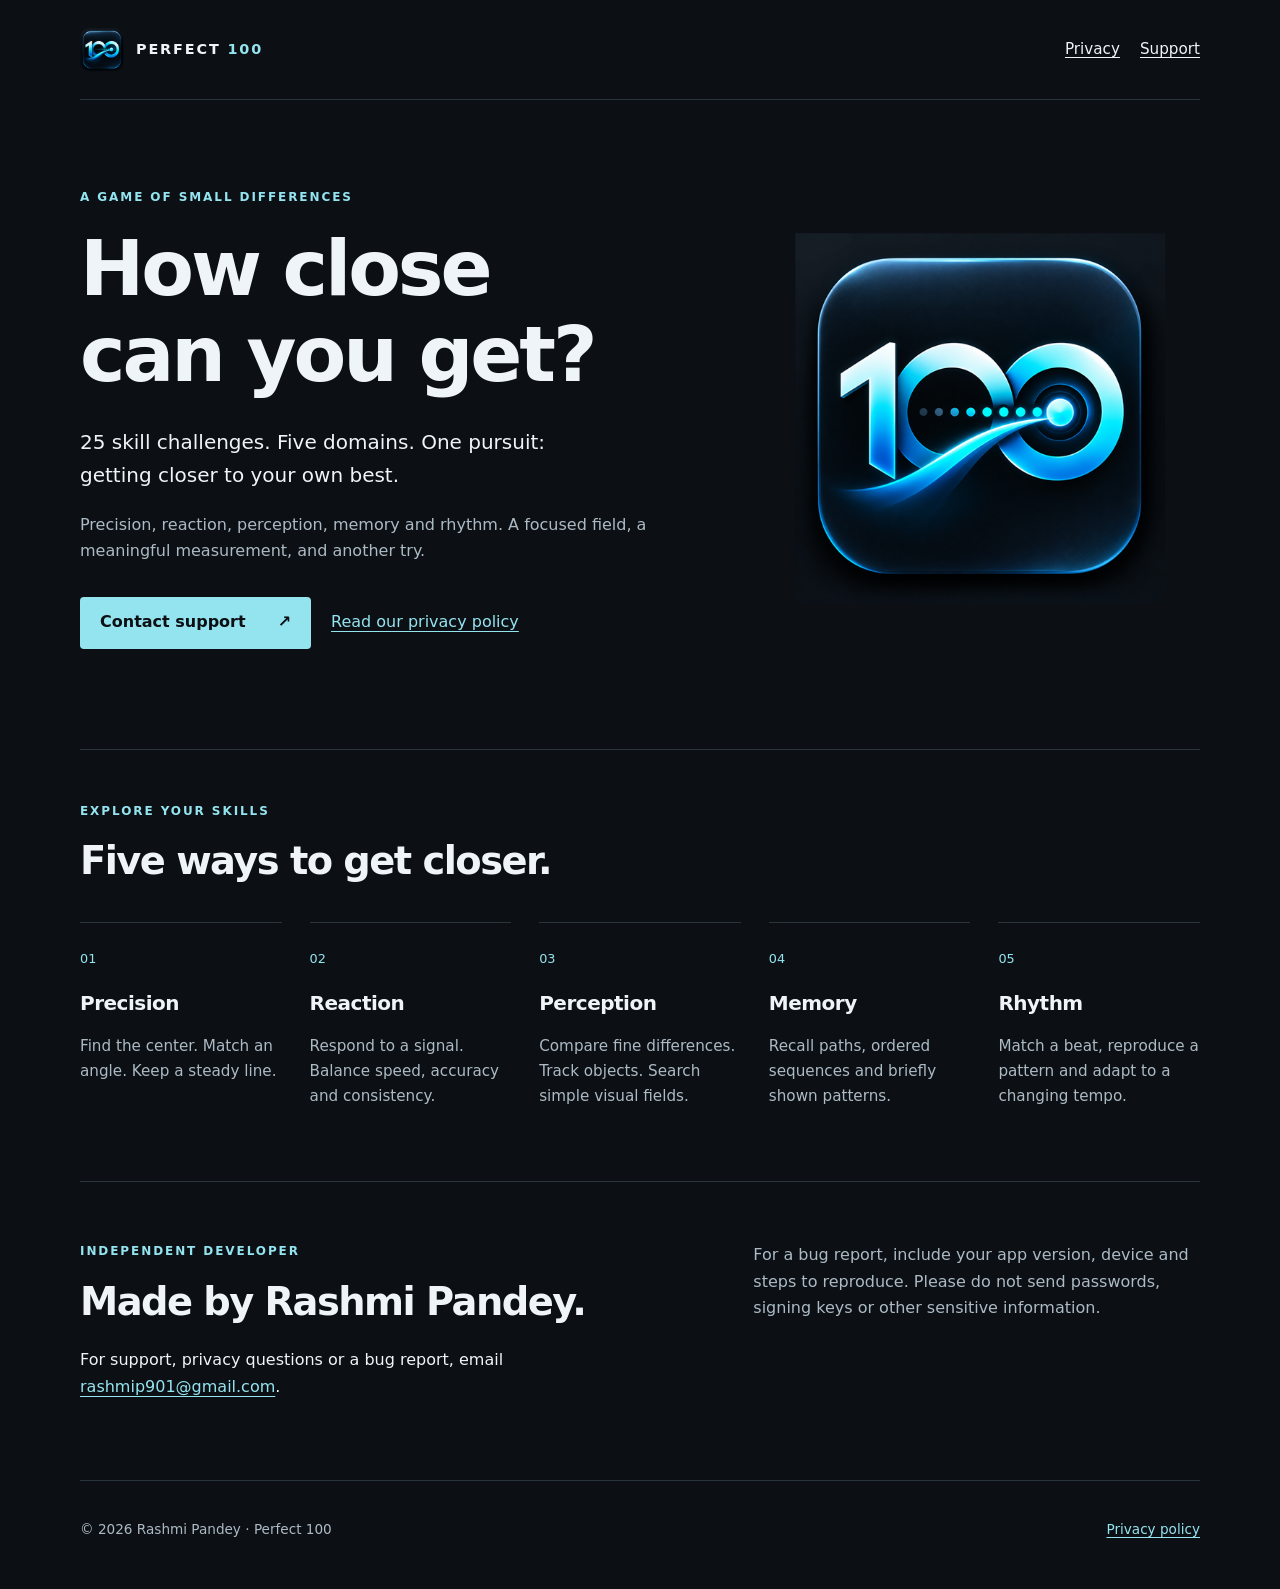
<file: index.html>
<!doctype html>
<html lang="en">
<head>
  <meta charset="utf-8">
  <meta name="viewport" content="width=device-width, initial-scale=1">
  <meta name="description" content="Perfect 100 by Rashmi Pandey. 25 focused challenges in precision, reaction, perception, memory and rhythm. Support and privacy information.">
  <meta name="color-scheme" content="dark">
  <title>Perfect 100 · Rashmi Pandey</title>
  <link rel="icon" href="icon.png" type="image/png">
  <link rel="stylesheet" href="style.css">
</head>
<body>
  <a class="skip" href="#main">Skip to content</a>
  <header class="header wrap">
    <a class="brand" href="index.html" aria-label="Perfect 100 home"><img src="icon.png" width="44" height="44" alt=""><span>PERFECT <strong>100</strong></span></a>
    <nav aria-label="Main navigation"><a href="privacy.html">Privacy</a><a href="mailto:rashmip901@gmail.com">Support</a></nav>
  </header>
  <main id="main" class="wrap">
    <section class="hero" aria-labelledby="hero-title">
      <div>
        <p class="eyebrow">A game of small differences</p>
        <h1 id="hero-title">How close<br>can you get?</h1>
        <p class="intro">25 skill challenges. Five domains. One pursuit: getting closer to your own best.</p>
        <p class="muted">Precision, reaction, perception, memory and rhythm. A focused field, a meaningful measurement, and another try.</p>
        <div class="actions"><a class="button" href="mailto:rashmip901@gmail.com">Contact support <span aria-hidden="true">↗</span></a><a class="text-link" href="privacy.html">Read our privacy policy</a></div>
      </div>
      <img class="hero-icon" src="icon.png" width="512" height="512" alt="Perfect 100: a cyan 100 mark converging on a bright point">
    </section>
    <section class="domains" aria-labelledby="domains-title">
      <p class="eyebrow">Explore your skills</p>
      <h2 id="domains-title">Five ways to get closer.</h2>
      <div class="domain-grid">
        <article><span class="domain-number" aria-hidden="true">01</span><h3>Precision</h3><p>Find the center. Match an angle. Keep a steady line.</p></article>
        <article><span class="domain-number" aria-hidden="true">02</span><h3>Reaction</h3><p>Respond to a signal. Balance speed, accuracy and consistency.</p></article>
        <article><span class="domain-number" aria-hidden="true">03</span><h3>Perception</h3><p>Compare fine differences. Track objects. Search simple visual fields.</p></article>
        <article><span class="domain-number" aria-hidden="true">04</span><h3>Memory</h3><p>Recall paths, ordered sequences and briefly shown patterns.</p></article>
        <article><span class="domain-number" aria-hidden="true">05</span><h3>Rhythm</h3><p>Match a beat, reproduce a pattern and adapt to a changing tempo.</p></article>
      </div>
    </section>
    <section class="support" aria-labelledby="support-title">
      <div><p class="eyebrow">Independent developer</p><h2 id="support-title">Made by Rashmi Pandey.</h2><p>For support, privacy questions or a bug report, email <a href="mailto:rashmip901@gmail.com">rashmip901@gmail.com</a>.</p></div>
      <p class="muted">For a bug report, include your app version, device and steps to reproduce. Please do not send passwords, signing keys or other sensitive information.</p>
    </section>
  </main>
  <footer class="footer wrap"><span>© 2026 Rashmi Pandey · Perfect 100</span><a href="privacy.html">Privacy policy</a></footer>
</body>
</html>
</file>
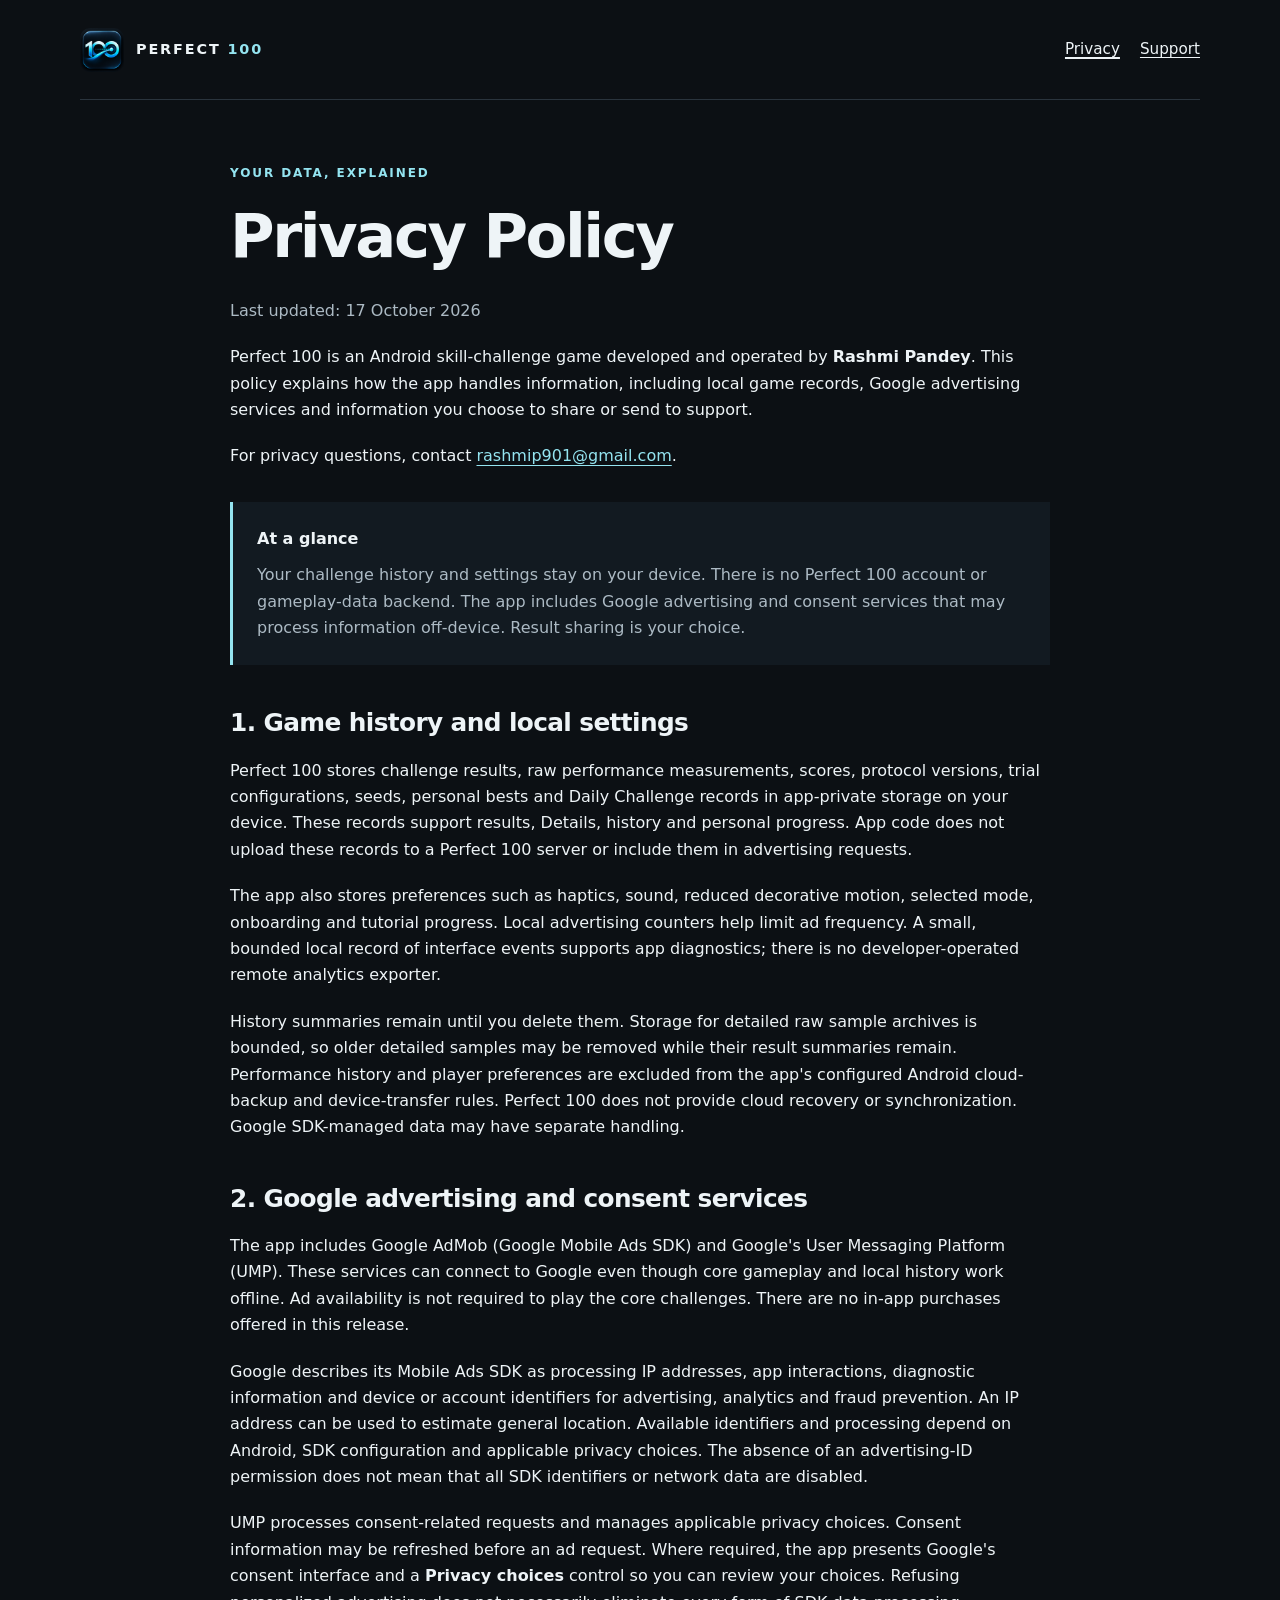
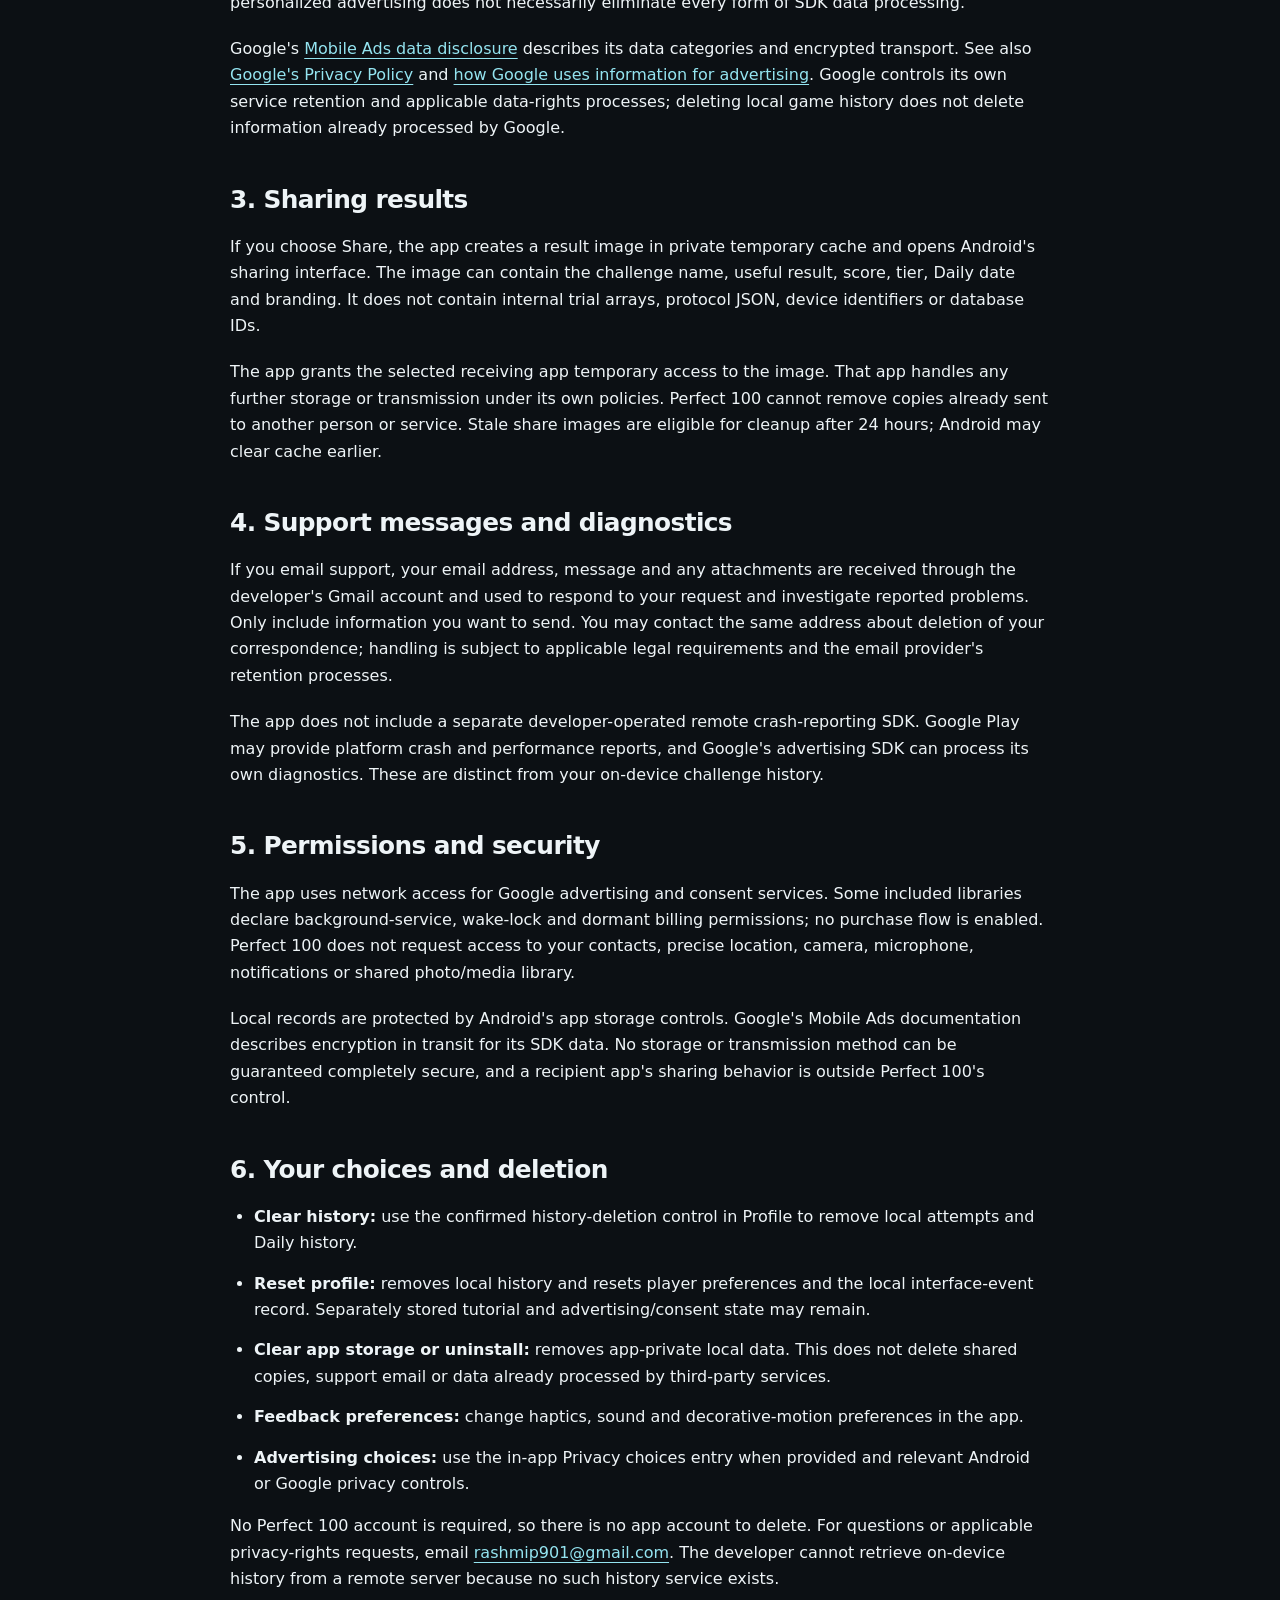
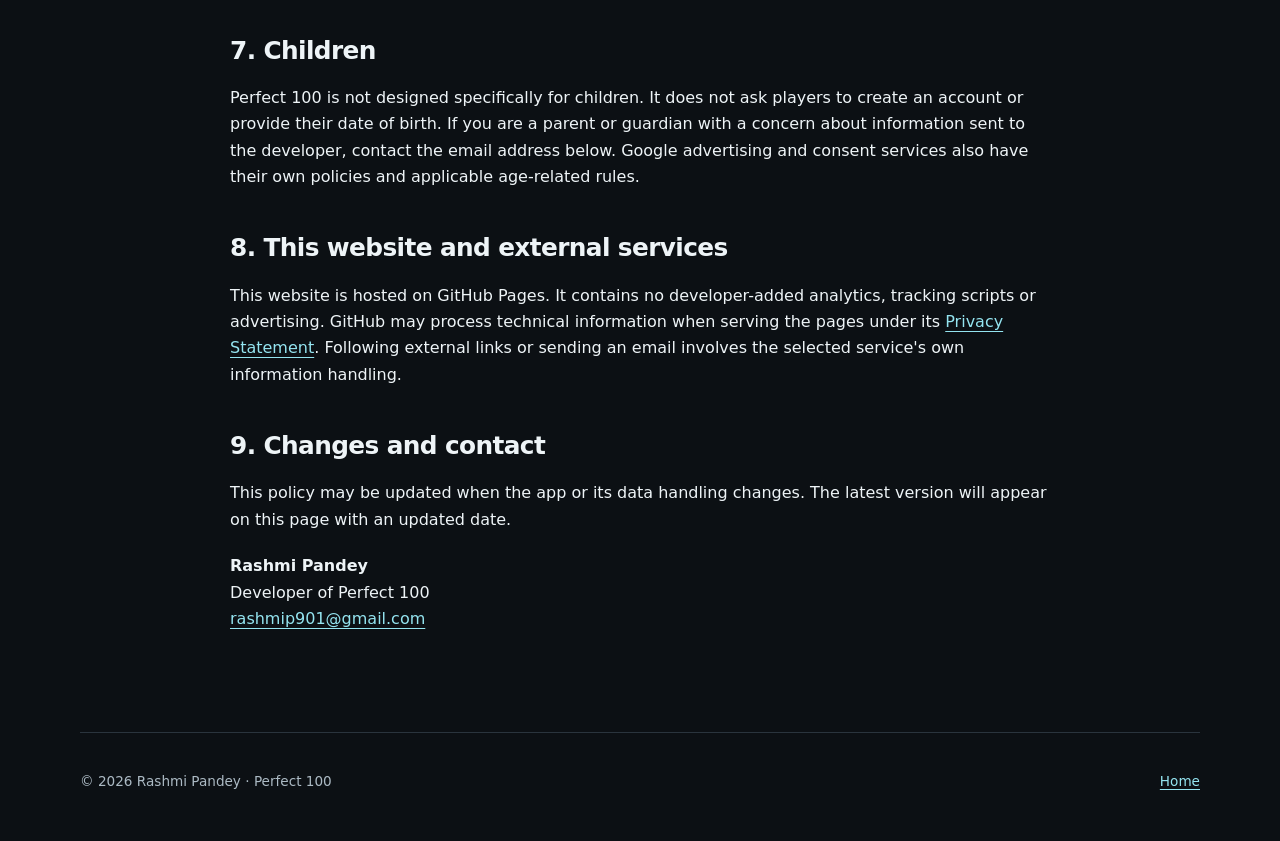
<file: privacy.html>
<!doctype html>
<html lang="en">
<head>
  <meta charset="utf-8">
  <meta name="viewport" content="width=device-width, initial-scale=1">
  <meta name="description" content="Privacy policy for Perfect 100, developed by Rashmi Pandey. Learn about local history, settings, Google ads, consent and optional result sharing.">
  <meta name="color-scheme" content="dark">
  <title>Privacy Policy · Perfect 100</title>
  <link rel="icon" href="icon.png" type="image/png">
  <link rel="stylesheet" href="style.css">
</head>
<body>
  <a class="skip" href="#main">Skip to content</a>
  <header class="header wrap">
    <a class="brand" href="index.html" aria-label="Perfect 100 home"><img src="icon.png" width="44" height="44" alt=""><span>PERFECT <strong>100</strong></span></a>
    <nav aria-label="Main navigation"><a href="privacy.html" aria-current="page">Privacy</a><a href="mailto:rashmip901@gmail.com">Support</a></nav>
  </header>
  <main id="main" class="policy wrap">
    <p class="eyebrow">Your data, explained</p>
    <h1>Privacy Policy</h1>
    <p class="muted">Last updated: <time datetime="2026-10-17">17 October 2026</time></p>
    <p>Perfect 100 is an Android skill-challenge game developed and operated by <strong>Rashmi Pandey</strong>. This policy explains how the app handles information, including local game records, Google advertising services and information you choose to share or send to support.</p>
    <p>For privacy questions, contact <a href="mailto:rashmip901@gmail.com">rashmip901@gmail.com</a>.</p>
    <aside class="summary" aria-label="Privacy summary"><strong>At a glance</strong><p>Your challenge history and settings stay on your device. There is no Perfect 100 account or gameplay-data backend. The app includes Google advertising and consent services that may process information off-device. Result sharing is your choice.</p></aside>

    <section aria-labelledby="local"><h2 id="local">1. Game history and local settings</h2>
      <p>Perfect 100 stores challenge results, raw performance measurements, scores, protocol versions, trial configurations, seeds, personal bests and Daily Challenge records in app-private storage on your device. These records support results, Details, history and personal progress. App code does not upload these records to a Perfect 100 server or include them in advertising requests.</p>
      <p>The app also stores preferences such as haptics, sound, reduced decorative motion, selected mode, onboarding and tutorial progress. Local advertising counters help limit ad frequency. A small, bounded local record of interface events supports app diagnostics; there is no developer-operated remote analytics exporter.</p>
      <p>History summaries remain until you delete them. Storage for detailed raw sample archives is bounded, so older detailed samples may be removed while their result summaries remain. Performance history and player preferences are excluded from the app's configured Android cloud-backup and device-transfer rules. Perfect 100 does not provide cloud recovery or synchronization. Google SDK-managed data may have separate handling.</p>
    </section>

    <section aria-labelledby="ads"><h2 id="ads">2. Google advertising and consent services</h2>
      <p>The app includes Google AdMob (Google Mobile Ads SDK) and Google's User Messaging Platform (UMP). These services can connect to Google even though core gameplay and local history work offline. Ad availability is not required to play the core challenges. There are no in-app purchases offered in this release.</p>
      <p>Google describes its Mobile Ads SDK as processing IP addresses, app interactions, diagnostic information and device or account identifiers for advertising, analytics and fraud prevention. An IP address can be used to estimate general location. Available identifiers and processing depend on Android, SDK configuration and applicable privacy choices. The absence of an advertising-ID permission does not mean that all SDK identifiers or network data are disabled.</p>
      <p>UMP processes consent-related requests and manages applicable privacy choices. Consent information may be refreshed before an ad request. Where required, the app presents Google's consent interface and a <strong>Privacy choices</strong> control so you can review your choices. Refusing personalized advertising does not necessarily eliminate every form of SDK data processing.</p>
      <p>Google's <a href="https://developers.google.com/admob/android/privacy/play-data-disclosure">Mobile Ads data disclosure</a> describes its data categories and encrypted transport. See also <a href="https://policies.google.com/privacy">Google's Privacy Policy</a> and <a href="https://policies.google.com/technologies/ads">how Google uses information for advertising</a>. Google controls its own service retention and applicable data-rights processes; deleting local game history does not delete information already processed by Google.</p>
    </section>

    <section aria-labelledby="sharing"><h2 id="sharing">3. Sharing results</h2>
      <p>If you choose Share, the app creates a result image in private temporary cache and opens Android's sharing interface. The image can contain the challenge name, useful result, score, tier, Daily date and branding. It does not contain internal trial arrays, protocol JSON, device identifiers or database IDs.</p>
      <p>The app grants the selected receiving app temporary access to the image. That app handles any further storage or transmission under its own policies. Perfect 100 cannot remove copies already sent to another person or service. Stale share images are eligible for cleanup after 24 hours; Android may clear cache earlier.</p>
    </section>

    <section aria-labelledby="support"><h2 id="support">4. Support messages and diagnostics</h2>
      <p>If you email support, your email address, message and any attachments are received through the developer's Gmail account and used to respond to your request and investigate reported problems. Only include information you want to send. You may contact the same address about deletion of your correspondence; handling is subject to applicable legal requirements and the email provider's retention processes.</p>
      <p>The app does not include a separate developer-operated remote crash-reporting SDK. Google Play may provide platform crash and performance reports, and Google's advertising SDK can process its own diagnostics. These are distinct from your on-device challenge history.</p>
    </section>

    <section aria-labelledby="permissions"><h2 id="permissions">5. Permissions and security</h2>
      <p>The app uses network access for Google advertising and consent services. Some included libraries declare background-service, wake-lock and dormant billing permissions; no purchase flow is enabled. Perfect 100 does not request access to your contacts, precise location, camera, microphone, notifications or shared photo/media library.</p>
      <p>Local records are protected by Android's app storage controls. Google's Mobile Ads documentation describes encryption in transit for its SDK data. No storage or transmission method can be guaranteed completely secure, and a recipient app's sharing behavior is outside Perfect 100's control.</p>
    </section>

    <section aria-labelledby="choices"><h2 id="choices">6. Your choices and deletion</h2>
      <ul>
        <li><strong>Clear history:</strong> use the confirmed history-deletion control in Profile to remove local attempts and Daily history.</li>
        <li><strong>Reset profile:</strong> removes local history and resets player preferences and the local interface-event record. Separately stored tutorial and advertising/consent state may remain.</li>
        <li><strong>Clear app storage or uninstall:</strong> removes app-private local data. This does not delete shared copies, support email or data already processed by third-party services.</li>
        <li><strong>Feedback preferences:</strong> change haptics, sound and decorative-motion preferences in the app.</li>
        <li><strong>Advertising choices:</strong> use the in-app Privacy choices entry when provided and relevant Android or Google privacy controls.</li>
      </ul>
      <p>No Perfect 100 account is required, so there is no app account to delete. For questions or applicable privacy-rights requests, email <a href="mailto:rashmip901@gmail.com">rashmip901@gmail.com</a>. The developer cannot retrieve on-device history from a remote server because no such history service exists.</p>
    </section>

    <section aria-labelledby="children"><h2 id="children">7. Children</h2>
      <p>Perfect 100 is not designed specifically for children. It does not ask players to create an account or provide their date of birth. If you are a parent or guardian with a concern about information sent to the developer, contact the email address below. Google advertising and consent services also have their own policies and applicable age-related rules.</p>
    </section>

    <section aria-labelledby="website"><h2 id="website">8. This website and external services</h2>
      <p>This website is hosted on GitHub Pages. It contains no developer-added analytics, tracking scripts or advertising. GitHub may process technical information when serving the pages under its <a href="https://docs.github.com/en/site-policy/privacy-policies/github-general-privacy-statement">Privacy Statement</a>. Following external links or sending an email involves the selected service's own information handling.</p>
    </section>

    <section aria-labelledby="changes"><h2 id="changes">9. Changes and contact</h2>
      <p>This policy may be updated when the app or its data handling changes. The latest version will appear on this page with an updated date.</p>
      <p><strong>Rashmi Pandey</strong><br>Developer of Perfect 100<br><a href="mailto:rashmip901@gmail.com">rashmip901@gmail.com</a></p>
    </section>
  </main>
  <footer class="footer wrap"><span>© 2026 Rashmi Pandey · Perfect 100</span><a href="index.html">Home</a></footer>
</body>
</html>
</file>
<file: style.css>
:root{color-scheme:dark;--bg:#0c1014;--text:#eef4f7;--muted:#acbac4;--accent:#94e4f0;--line:#2a343d;--surface:#121a21;font-family:system-ui,-apple-system,BlinkMacSystemFont,"Segoe UI",sans-serif;line-height:1.65}
*{box-sizing:border-box}
html{background:var(--bg);color:var(--text)}
body{margin:0}
a{color:var(--accent);text-underline-offset:.23em;overflow-wrap:anywhere}
a:hover{text-decoration-thickness:2px}
a:focus-visible{outline:3px solid var(--accent);outline-offset:5px;border-radius:3px}
.wrap{width:min(1120px,calc(100% - 48px));margin-inline:auto}
.header{display:flex;align-items:center;justify-content:space-between;gap:24px;min-height:100px;border-bottom:1px solid var(--line)}
.brand{display:flex;align-items:center;gap:12px;color:var(--text);font-size:.9rem;font-weight:600;letter-spacing:.13em;text-decoration:none}
.brand img{border-radius:10px;flex-shrink:0}
.brand strong{color:var(--accent)}
nav{display:flex;flex-wrap:wrap;gap:8px 20px}
nav a{display:inline-flex;align-items:center;min-height:48px;color:var(--text);font-size:.95rem}
nav a[aria-current]{text-decoration-thickness:2px}
.hero{display:grid;grid-template-columns:1.4fr 1fr;gap:64px;align-items:center;padding-block:88px 100px}
.eyebrow{color:var(--accent);font-size:.75rem;letter-spacing:.16em;text-transform:uppercase;font-weight:650;margin:0 0 18px}
h1,h2,h3{line-height:1.12;letter-spacing:-.04em;overflow-wrap:anywhere}
h1{font-size:clamp(2.6rem,6vw,5rem);font-weight:650;margin:0 0 28px}
h2{font-size:clamp(1.7rem,3vw,2.4rem);font-weight:600;margin:0 0 24px}
h3{font-size:1.25rem;letter-spacing:-.025em;font-weight:600}
p{margin:0 0 20px}
.intro{font-size:1.25rem;max-width:40ch}
.muted{color:var(--muted)}
.hero-icon{width:100%;height:auto;max-width:370px;justify-self:center}
.actions{display:flex;align-items:center;flex-wrap:wrap;gap:20px;margin-top:32px}
.button{display:inline-flex;align-items:center;justify-content:space-between;gap:32px;min-height:52px;padding:12px 20px;background:var(--accent);color:#0c1014;border-radius:4px;text-decoration:none;font-weight:650}
.text-link{display:inline-flex;align-items:center;min-height:48px}
.domains{padding-block:52px;border-top:1px solid var(--line)}
.domain-grid{display:grid;grid-template-columns:repeat(auto-fit,minmax(min(100%,170px),1fr));gap:28px;margin-top:40px}
.domain-grid article{border-top:1px solid var(--line);padding-top:22px;min-width:0}
.domain-number{color:var(--accent);font-size:.8rem;font-variant-numeric:tabular-nums}
.domain-grid p{font-size:.95rem;color:var(--muted)}
.support{display:grid;grid-template-columns:1.4fr 1fr;gap:48px;border-top:1px solid var(--line);padding-block:60px}
.footer{display:flex;justify-content:space-between;gap:20px;flex-wrap:wrap;align-items:center;border-top:1px solid var(--line);padding-block:24px 36px;color:var(--muted);font-size:.85rem}
.footer a{display:inline-flex;align-items:center;min-height:48px}
.policy{max-width:820px;padding-block:64px 80px}
.policy h1{font-size:clamp(2.4rem,6vw,3.8rem)}
.policy h2{font-size:1.55rem;line-height:1.3;letter-spacing:-.025em;margin-bottom:18px}
.policy section{margin-top:42px}
.policy p,.policy li{overflow-wrap:anywhere}
.policy li{margin-bottom:14px}
.policy ul{padding-left:24px}
.summary{background:var(--surface);border-left:3px solid var(--accent);padding:24px;margin-block:32px}
.summary p{margin:10px 0 0;color:var(--muted)}
.skip{position:absolute;left:16px;top:0;transform:translateY(-120%);background:var(--accent);color:var(--bg);padding:12px 20px;z-index:2}
.skip:focus{transform:none}
@media(max-width:700px){.wrap{width:calc(100% - 32px)}.header{flex-wrap:wrap;gap:8px 24px;padding-block:16px}.hero{grid-template-columns:1fr;gap:36px;padding-block:56px}.hero-icon{max-width:230px;justify-self:start}.support{grid-template-columns:1fr;gap:16px;padding-block:40px}.policy{padding-block:44px 64px}.actions{align-items:flex-start}.domain-grid{gap:20px}}
@media(prefers-reduced-motion:reduce){html{scroll-behavior:auto}}
</file>
